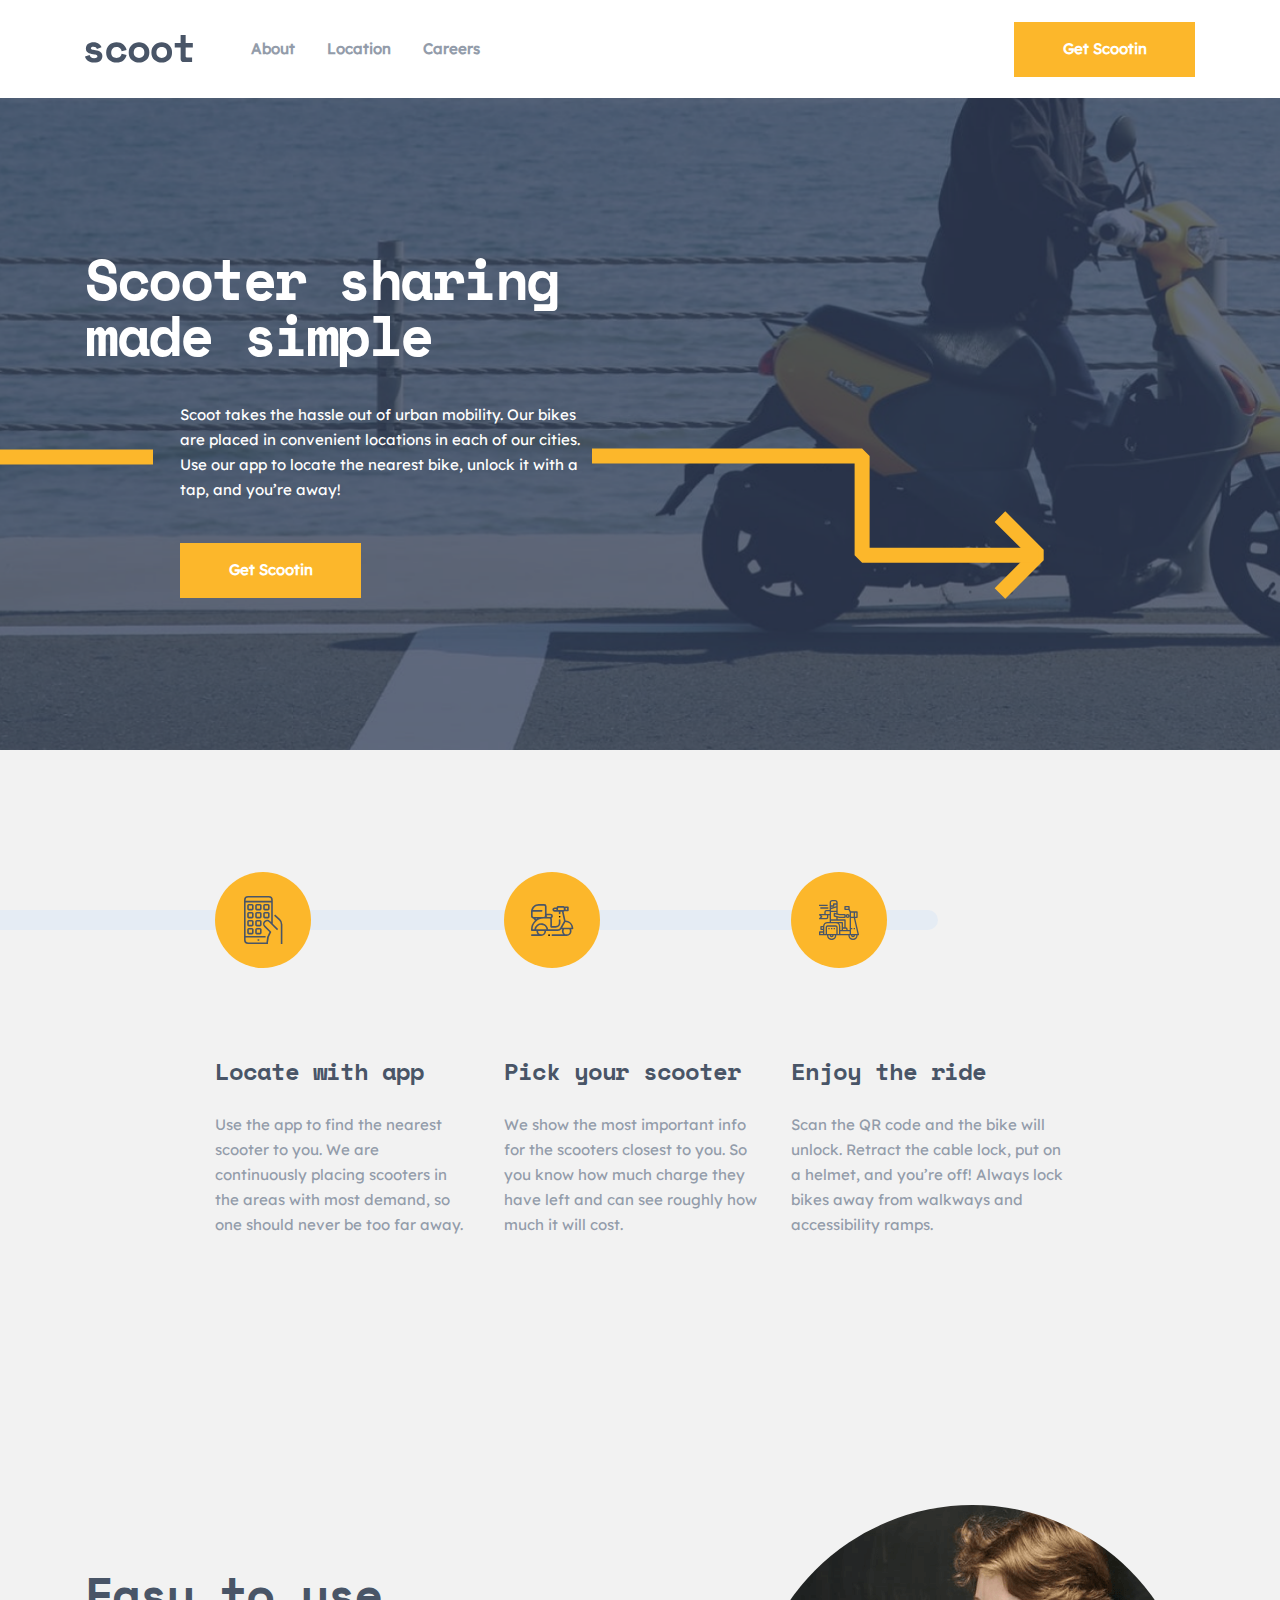
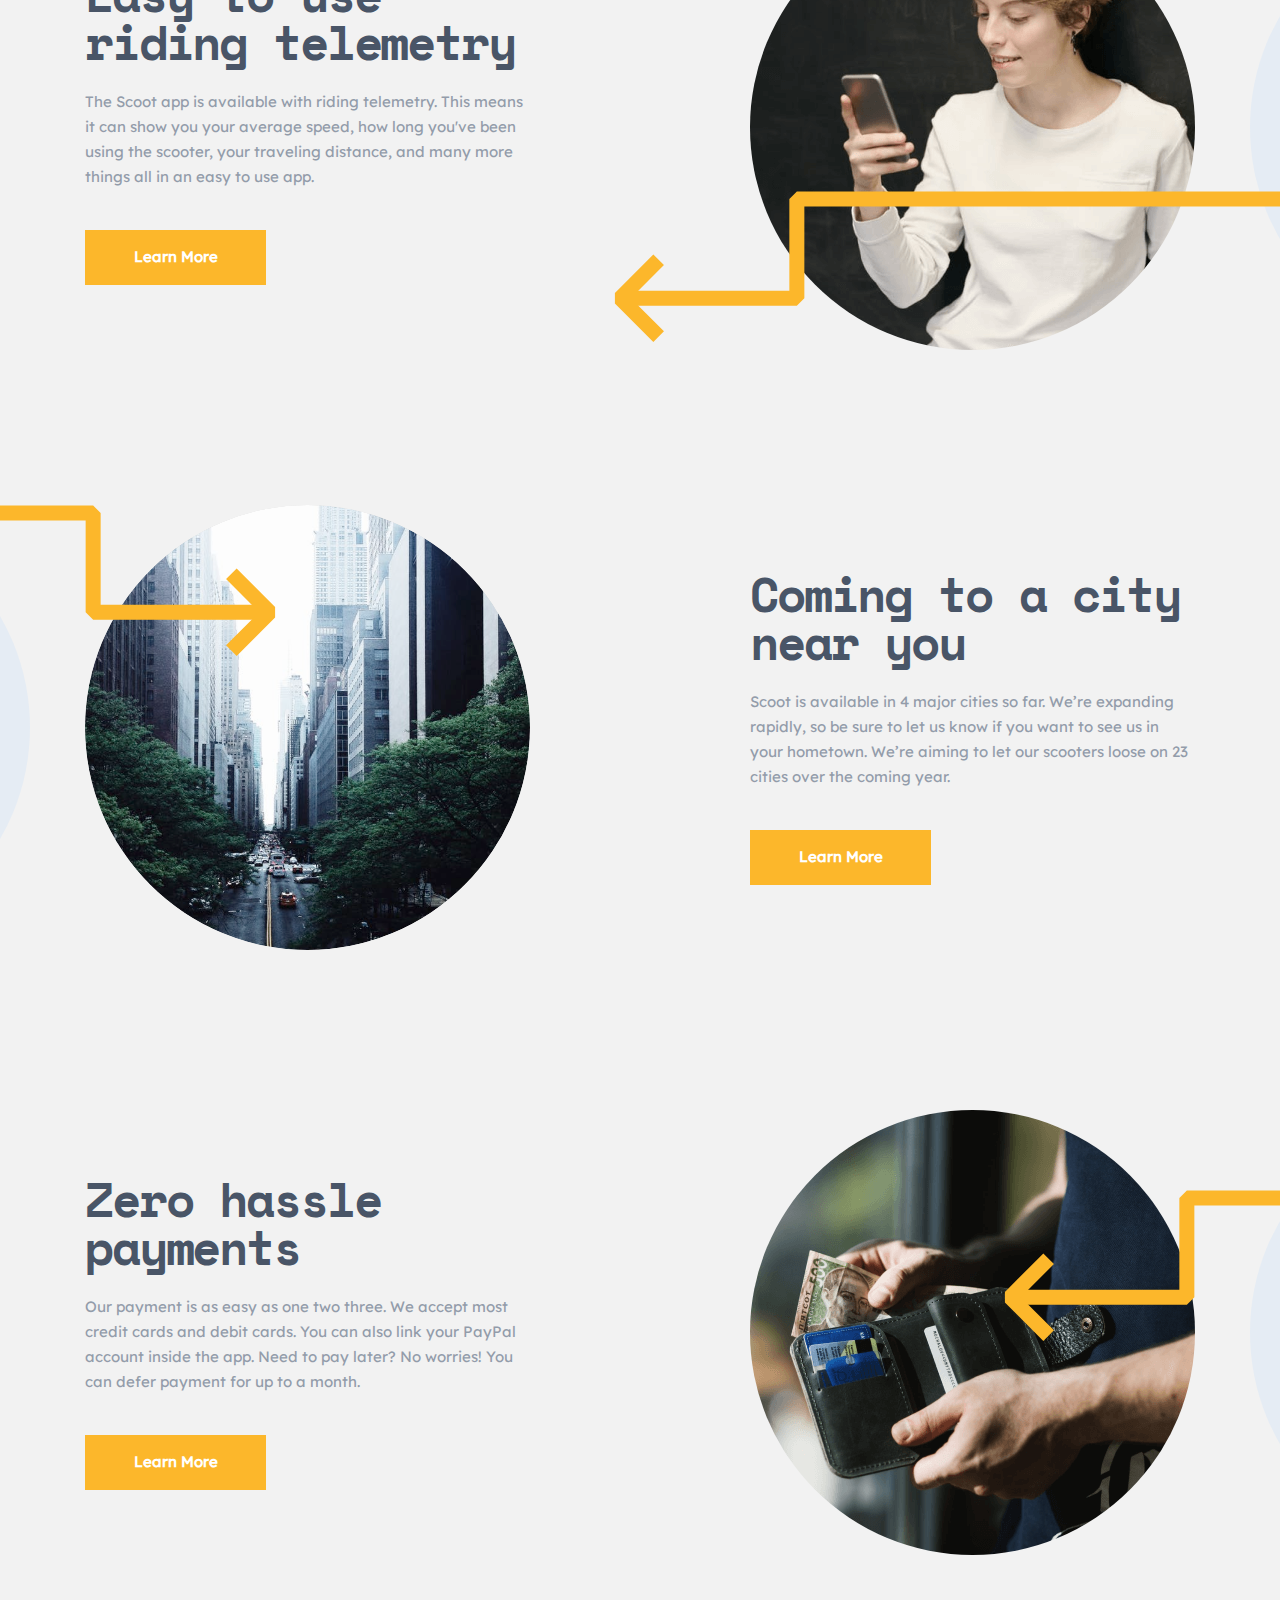
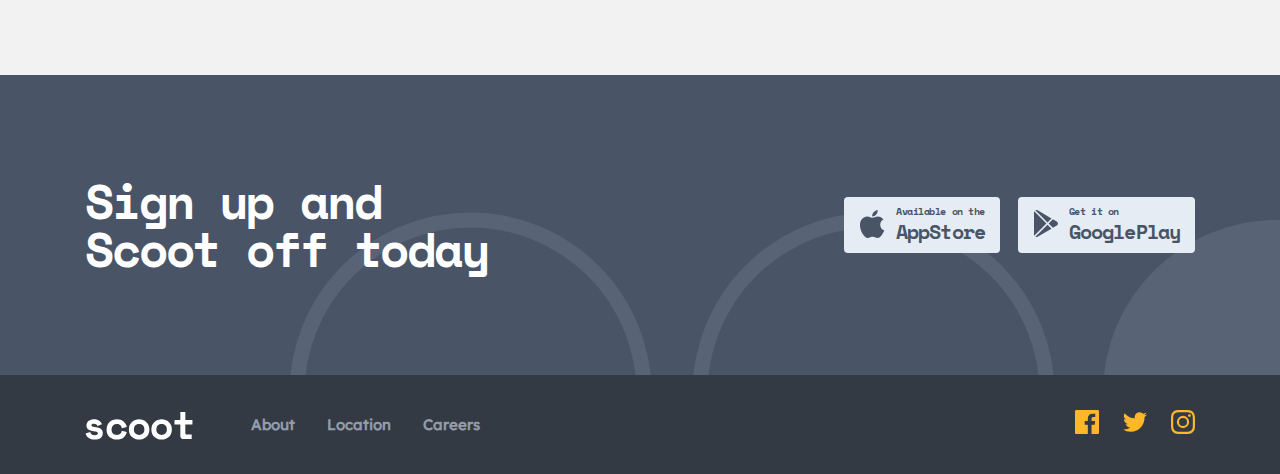
<file: index.html>
<!DOCTYPE html>
<html lang="en">
  <head>
    <meta charset="UTF-8" />
    <meta http-equiv="X-UA-Compatible" content="IE=edge" />
    <meta name="viewport" content="width=device-width, initial-scale=1.0" />
    <link rel="stylesheet" href="./css/main.css" />
    <title>scoot-multi-page</title>
  </head>
  <body>
    <div class="cover"></div>
    <header class="header">
      <div class="container">
        <div class="buttons toggle">
          <div class="line-1"></div>
          <div class="line-2"></div>
          <div class="line-3"></div>
        </div>
        <!-- LOGO -->
        <a class="site-logo" href="./index.html">
          <img
            class="site-logo__image"
            src="./images/svg/site-logo.svg"
            alt="EasyBank webiste logo"
            width="108"
            height="28"
          />
        </a>
        <div class="header__inner-wrapper">
          <nav class="sitenav">
            <ul class="sitenav__list">
              <li class="sitenav__item">
                <a class="sitenav__link" href="./pages/about.html">About</a>
              </li>
              <li class="sitenav__item">
                <a class="sitenav__link" href="./pages/location.html"
                  >Location</a
                >
              </li>
              <li class="sitenav__item">
                <a class="sitenav__link" href="./pages/careers.html">Careers</a>
              </li>
            </ul>
          </nav>
          <a class="header__btn site-btn" href="./index.html">Get Scootin</a>
        </div>
      </div>
    </header>
    <main class="main">
      <section class="hero">
        <div class="container">
          <div class="hero__wrapper">
            <div class="hero__title">
              <h1>Scooter sharing made simple</h1>
            </div>
            <div class="hero__info">
              <p class="hero__description">
                Scoot takes the hassle out of urban mobility. Our bikes are
                placed in convenient locations in each of our cities. Use our
                app to locate the nearest bike, unlock it with a tap, and you’re
                away!
              </p>
              <a class="site-btn" href="./index.html">Get Scootin</a>
            </div>
          </div>
        </div>
      </section>
      <section class="location">
        <div class="container">
          <div class="location-info">
            <div class="line"></div>
            <ul class="location__list">
              <li class="location__item tablet">
                <a href="./index.html"
                  ><img
                    src="./images/svg/mobile.svg"
                    alt="Location images"
                    class="location__img"
                /></a>
                <h4>Locate with app</h4>
                <p>
                  Use the app to find the nearest scooter to you. We are
                  continuously placing scooters in the areas with most demand,
                  so one should never be too far away.
                </p>
              </li>
              <li class="location__item">
                <a href="./index.html"
                  ><img
                    src="./images/svg/skuter.svg"
                    alt="Location images"
                    class="location__img"
                /></a>
                <h4>Pick your scooter</h4>
                <p>
                  We show the most important info for the scooters closest to
                  you. So you know how much charge they have left and can see
                  roughly how much it will cost.
                </p>
              </li>
              <li class="location__item">
                <a href="./index.html"
                  ><img
                    src="./images/svg/ride.svg"
                    alt="Location images"
                    class="location__img"
                /></a>
                <h4>Enjoy the ride</h4>
                <p>
                  Scan the QR code and the bike will unlock. Retract the cable
                  lock, put on a helmet, and you’re off! Always lock bikes away
                  from walkways and accessibility ramps.
                </p>
              </li>
            </ul>
          </div>
        </div>
      </section>
      <section class="riding">
        <div class="container">
          <div class="riding-info riding-wrapper">
            <div class="riding-title--wrapper">
              <h2 class="riding__title">Easy to use riding telemetry</h2>
              <p class="riding__description">
                The Scoot app is available with riding telemetry. This means it
                can show you your average speed, how long you've been using the
                scooter, your traveling distance, and many more things all in an
                easy to use app.
              </p>
              <a class="site-btn riding-btn" href="./index.html">Learn More</a>
            </div>
            <div class="riding-img--wrapper">
              <img src="./images/png/riding.png"
                 srcset="./images/png/riding.png 1x , ./images/png/riding@2x.png 2x" 
                 alt="riding images" />
            </div>
          </div>
          <!-- city -->
          <div class="city-info riding-wrapper">
            <div class="city-title--wrapper">
              <h2 class="city__title">Coming to a city near you</h2>
              <p class="city__description">
                Scoot is available in 4 major cities so far. We’re expanding
                rapidly, so be sure to let us know if you want to see us in your
                hometown. We’re aiming to let our scooters loose on 23 cities
                over the coming year.
              </p>
              <a class="site-btn" href="./index.html">Learn More</a>
            </div>
            <div class="city-img--wrapper">
              <img src="images/svg/city.svg" alt="city images" />
            </div>
          </div>
          <!--  -->
          <div class="zero-info riding-wrapper">
            <div class="zero-title--wrapper">
              <h2 class="zero__title">Zero hassle payments</h2>
              <p class="zero__description">
                Our payment is as easy as one two three. We accept most credit
                cards and debit cards. You can also link your PayPal account
                inside the app. Need to pay later? No worries! You can defer
                payment for up to a month.
              </p>
              <a class="site-btn" href="./index.html">Learn More</a>
            </div>
            <div class="zero-img--wrapper">
              <img src="./images/png/zero.png" 
              srcset="./images/png/zero.png 1x , ./images/png/zero@2x.png 2x" 
              alt="zero images" />
            </div>
          </div>
        </div>
      </section>
      <section class="signup">
        <div class="container">
          <div class="signup-info">
            <h2>Sign up and Scoot off today</h2>

            <ul class="signup__list">
              <li class="signup__item">
                <a
                  href="https://www.apple.com/app-store/"
                  target="_blank"
                  class="signup__link"
                >
                  <svg
                    xmlns="http://www.w3.org/2000/svg"
                    width="25"
                    height="28"
                    fill="none"
                  >
                    <path
                      fill="#495567"
                      fill-rule="evenodd"
                      d="M13.55 2.23A6.39 6.39 0 0 1 17.68 0a5.96 5.96 0 0 1-1.31 4.4 5.4 5.4 0 0 1-4.17 2.13c-.3-1.58.45-3.2 1.35-4.3Zm4.47 4.3a7.22 7.22 0 0 1 5.42 2.85c-4.76 2.59-4 9.35.83 11.16a20.1 20.1 0 0 1-1.84 3.4c-1.19 1.8-2.87 4.04-4.95 4.06-.86 0-1.42-.25-2.02-.53a5.93 5.93 0 0 0-2.81-.65c-1.34 0-2.12.34-2.83.66-.62.27-1.2.53-2.06.52-2.08-.02-3.67-2.04-4.86-3.84-3.33-5.04-3.68-10.94-1.63-14.09C2.74 7.84 5.04 6.54 7.2 6.54c1.16 0 2.09.33 2.97.64.81.28 1.58.56 2.45.56a6 6 0 0 0 2.19-.52c.86-.33 1.82-.69 3.2-.69Z"
                      clip-rule="evenodd"
                    />
                  </svg>
                  <div class="signup-wrapper">
                    <h6>Available on the</h6>
                    <h5>AppStore</h5>
                  </div>
                </a>
              </li>
              <li class="signup__item">
                <a
                  href="https://play.google.com/store/games?hl=en&gl=US"
                  target="_blank"
                  class="signup__link"
                >
                  <svg
                    xmlns="http://www.w3.org/2000/svg"
                    width="24"
                    height="28"
                    fill="none"
                  >
                    <path
                      fill="#495567"
                      fill-rule="evenodd"
                      d="M1.35.24a2.35 2.35 0 0 1 2.26.1l13.87 8.08-3.98 4L1.35.23ZM0 2.42c0-.37.08-.73.24-1.06l12.14 12.18L.24 25.74A2.38 2.38 0 0 1 0 24.7V2.42Zm13.5 12.24L1.38 26.86c.33.14.67.2 1.01.2.42 0 .84-.1 1.23-.32l13.87-8.1-3.97-3.98Zm9.25-3.17.01.01c.72.43 1.14 1.2 1.14 2.03 0 .84-.42 1.6-1.14 2.04l-3.86 2.25-4.28-4.28 4.27-4.3 3.86 2.25Z"
                      clip-rule="evenodd"
                    />
                  </svg>
                  <div class="signup-wrapper">
                    <h6>Get it on</h6>
                    <h5>GooglePlay</h5>
                  </div>
                </a>
              </li>
            </ul>
          </div>
        </div>
      </section>
    </main>
    <!-- /main -->
    <footer class="footer">
      <div class="container">
        <a class="site-logo" href="">
          <img
            class="site-logo__image"
            src="./images/svg/site-logo-light.svg"
            alt="EasyBank webiste logo"
            width="108"
            height="28"
          />
        </a>
        <div class="footer__inner-wrapper">
          <nav class="sitenav right">
            <ul class="sitenav__list">
              <li class="sitenav__item">
                <a class="sitenav__link" href="./pages/about.html">About</a>
              </li>
              <li class="sitenav__item">
                <a class="sitenav__link" href="./pages/location.html"
                  >Location</a
                >
              </li>
              <li class="sitenav__item">
                <a class="sitenav__link" href="./pages/careers.html">Careers</a>
              </li>
            </ul>
          </nav>
          <ul class="social-list">
            <li class="social-item">
              <a
                class="social-link"
                target="_blank"
                href="https://www.googleadservices.com/pagead/aclk?sa=L&ai=DChcSEwjZmcfHx7z8AhXNrZYKHXExAG4YABAAGgJ0bA&ohost=www.google.com&cid=CAESbeD2JPsE4fvN7rLzcQ_4pAvPMCufZLXh2xJRla1v4Xx1OfuIZjdfF6G9vWhdrsGbIf4Xk9K_09TRURcjQKSgA2b2mHYEz7cNQF-ut_xfR1BFDMgcST_8lwZA-SyPOFYmH4Mrd-UGXA3ccR1utFY&sig=AOD64_271DJAKBt4MFg_j8n3x9DzmdWUdQ&q&adurl&ved=2ahUKEwj-xMHHx7z8AhWG3GEKHVb8CT8Q0Qx6BAgKEAE"
              >
                <svg
                  xmlns="http://www.w3.org/2000/svg"
                  width="24"
                  height="24"
                  fill="none"
                >
                  <path
                    fill="#FCB72B"
                    d="M22.675 0H1.325C.593 0 0 .593 0 1.325v21.351C0 23.407.593 24 1.325 24H12.82v-9.294H9.692v-3.622h3.128V8.413c0-3.1 1.893-4.788 4.659-4.788 1.325 0 2.463.099 2.795.143v3.24l-1.918.001c-1.504 0-1.795.715-1.795 1.763v2.313h3.587l-.467 3.622h-3.12V24h6.116c.73 0 1.323-.593 1.323-1.325V1.325C24 .593 23.407 0 22.675 0Z"
                  />
                </svg>
              </a>
            </li>
            <li class="social-item">
              <a
                class="social-link"
                target="_blank"
                href="https://twitter.com/login"
              >
                <svg
                  xmlns="http://www.w3.org/2000/svg"
                  width="24"
                  height="20"
                  fill="none"
                >
                  <path
                    fill="#FCB72B"
                    d="M24 2.557a9.83 9.83 0 0 1-2.828.775A4.932 4.932 0 0 0 23.337.608a9.864 9.864 0 0 1-3.127 1.195A4.916 4.916 0 0 0 16.616.248c-3.179 0-5.515 2.966-4.797 6.045A13.978 13.978 0 0 1 1.671 1.149a4.93 4.93 0 0 0 1.523 6.574 4.903 4.903 0 0 1-2.229-.616c-.054 2.281 1.581 4.415 3.949 4.89a4.935 4.935 0 0 1-2.224.084 4.928 4.928 0 0 0 4.6 3.419A9.9 9.9 0 0 1 0 17.54a13.94 13.94 0 0 0 7.548 2.212c9.142 0 14.307-7.721 13.995-14.646A10.025 10.025 0 0 0 24 2.557Z"
                  />
                </svg>
              </a>
            </li>
            <li class="social-item">
              <a
                class="social-link"
                target="_blank"
                href="https://www.instagram.com/"
              >
                <svg
                  xmlns="http://www.w3.org/2000/svg"
                  width="24"
                  height="24"
                  fill="none"
                >
                  <path
                    fill="#FCB72B"
                    fill-rule="evenodd"
                    d="M12 0C8.741 0 8.333.014 7.053.072 2.695.272.273 2.69.073 7.052.014 8.333 0 8.741 0 12c0 3.259.014 3.668.072 4.948.2 4.358 2.618 6.78 6.98 6.98C8.333 23.986 8.741 24 12 24c3.259 0 3.668-.014 4.948-.072 4.354-.2 6.782-2.618 6.979-6.98.059-1.28.073-1.689.073-4.948 0-3.259-.014-3.667-.072-4.947-.196-4.354-2.617-6.78-6.979-6.98C15.668.014 15.259 0 12 0Zm0 2.163c3.204 0 3.584.012 4.85.07 3.252.148 4.771 1.691 4.919 4.919.058 1.265.069 1.645.069 4.849 0 3.205-.012 3.584-.069 4.849-.149 3.225-1.664 4.771-4.919 4.919-1.266.058-1.644.07-4.85.07-3.204 0-3.584-.012-4.849-.07-3.26-.149-4.771-1.699-4.919-4.92-.058-1.265-.07-1.644-.07-4.849 0-3.204.013-3.583.07-4.849.149-3.227 1.664-4.771 4.919-4.919 1.266-.057 1.645-.069 4.849-.069ZM5.838 12a6.162 6.162 0 1 1 12.324 0 6.162 6.162 0 0 1-12.324 0ZM12 16a4 4 0 1 1 0-8 4 4 0 0 1 0 8Zm4.965-10.405a1.44 1.44 0 1 1 2.881.001 1.44 1.44 0 0 1-2.881-.001Z"
                    clip-rule="evenodd"
                  />
                </svg>
              </a>
            </li>
          </ul>
        </div>
      </div>
    </footer>
    <script src="./js/app.js"></script>
  </body>
</html>
</file>
<file: css/main.css>
/*! normalize.css v8.0.1 | MIT License | github.com/necolas/normalize.css */
/* Document
   ========================================================================== */
/**
 * 1. Correct the line height in all browsers.
 * 2. Prevent adjustments of font size after orientation changes in iOS.
 */
html {
  line-height: 1.15; /* 1 */
  -webkit-text-size-adjust: 100%; /* 2 */
}

/* Sections
     ========================================================================== */
/**
   * Remove the margin in all browsers.
   */
body {
  margin: 0;
}

/**
   * Render the `main` element consistently in IE.
   */
main {
  display: block;
}

/**
   * Correct the font size and margin on `h1` elements within `section` and
   * `article` contexts in Chrome, Firefox, and Safari.
   */
h1 {
  font-size: 2em;
  margin: 0.67em 0;
}

/* Grouping content
     ========================================================================== */
/**
   * 1. Add the correct box sizing in Firefox.
   * 2. Show the overflow in Edge and IE.
   */
hr {
  box-sizing: content-box; /* 1 */
  height: 0; /* 1 */
  overflow: visible; /* 2 */
}

/**
   * 1. Correct the inheritance and scaling of font size in all browsers.
   * 2. Correct the odd `em` font sizing in all browsers.
   */
pre {
  font-family: monospace, monospace; /* 1 */
  font-size: 1em; /* 2 */
}

/* Text-level semantics
     ========================================================================== */
/**
   * Remove the gray background on active links in IE 10.
   */
a {
  background-color: transparent;
}

/**
   * 1. Remove the bottom border in Chrome 57-
   * 2. Add the correct text decoration in Chrome, Edge, IE, Opera, and Safari.
   */
abbr[title] {
  border-bottom: none; /* 1 */
  text-decoration: underline; /* 2 */
  -webkit-text-decoration: underline dotted;
          text-decoration: underline dotted; /* 2 */
}

/**
   * Add the correct font weight in Chrome, Edge, and Safari.
   */
b,
strong {
  font-weight: bolder;
}

/**
   * 1. Correct the inheritance and scaling of font size in all browsers.
   * 2. Correct the odd `em` font sizing in all browsers.
   */
code,
kbd,
samp {
  font-family: monospace, monospace; /* 1 */
  font-size: 1em; /* 2 */
}

/**
   * Add the correct font size in all browsers.
   */
small {
  font-size: 80%;
}

/**
   * Prevent `sub` and `sup` elements from affecting the line height in
   * all browsers.
   */
sub,
sup {
  font-size: 75%;
  line-height: 0;
  position: relative;
  vertical-align: baseline;
}

sub {
  bottom: -0.25em;
}

sup {
  top: -0.5em;
}

/* Embedded content
     ========================================================================== */
/**
   * Remove the border on images inside links in IE 10.
   */
img {
  border-style: none;
}

/* Forms
     ========================================================================== */
/**
   * 1. Change the font styles in all browsers.
   * 2. Remove the margin in Firefox and Safari.
   */
button,
input,
optgroup,
select,
textarea {
  font-family: inherit; /* 1 */
  font-size: 100%; /* 1 */
  line-height: 1.15; /* 1 */
  margin: 0; /* 2 */
}

/**
   * Show the overflow in IE.
   * 1. Show the overflow in Edge.
   */
button,
input {
  /* 1 */
  overflow: visible;
}

/**
   * Remove the inheritance of text transform in Edge, Firefox, and IE.
   * 1. Remove the inheritance of text transform in Firefox.
   */
button,
select {
  /* 1 */
  text-transform: none;
}

/**
   * Correct the inability to style clickable types in iOS and Safari.
   */
button,
[type=button],
[type=reset],
[type=submit] {
  -webkit-appearance: button;
}

/**
   * Remove the inner border and padding in Firefox.
   */
button::-moz-focus-inner,
[type=button]::-moz-focus-inner,
[type=reset]::-moz-focus-inner,
[type=submit]::-moz-focus-inner {
  border-style: none;
  padding: 0;
}

/**
   * Restore the focus styles unset by the previous rule.
   */
button:-moz-focusring,
[type=button]:-moz-focusring,
[type=reset]:-moz-focusring,
[type=submit]:-moz-focusring {
  outline: 1px dotted ButtonText;
}

/**
   * Correct the padding in Firefox.
   */
fieldset {
  padding: 0.35em 0.75em 0.625em;
}

/**
   * 1. Correct the text wrapping in Edge and IE.
   * 2. Correct the color inheritance from `fieldset` elements in IE.
   * 3. Remove the padding so developers are not caught out when they zero out
   *    `fieldset` elements in all browsers.
   */
legend {
  box-sizing: border-box; /* 1 */
  color: inherit; /* 2 */
  display: table; /* 1 */
  max-width: 100%; /* 1 */
  padding: 0; /* 3 */
  white-space: normal; /* 1 */
}

/**
   * Add the correct vertical alignment in Chrome, Firefox, and Opera.
   */
progress {
  vertical-align: baseline;
}

/**
   * Remove the default vertical scrollbar in IE 10+.
   */
textarea {
  overflow: auto;
}

/**
   * 1. Add the correct box sizing in IE 10.
   * 2. Remove the padding in IE 10.
   */
[type=checkbox],
[type=radio] {
  box-sizing: border-box; /* 1 */
  padding: 0; /* 2 */
}

/**
   * Correct the cursor style of increment and decrement buttons in Chrome.
   */
[type=number]::-webkit-inner-spin-button,
[type=number]::-webkit-outer-spin-button {
  height: auto;
}

/**
   * 1. Correct the odd appearance in Chrome and Safari.
   * 2. Correct the outline style in Safari.
   */
[type=search] {
  -webkit-appearance: textfield; /* 1 */
  outline-offset: -2px; /* 2 */
}

/**
   * Remove the inner padding in Chrome and Safari on macOS.
   */
[type=search]::-webkit-search-decoration {
  -webkit-appearance: none;
}

/**
   * 1. Correct the inability to style clickable types in iOS and Safari.
   * 2. Change font properties to `inherit` in Safari.
   */
::-webkit-file-upload-button {
  -webkit-appearance: button; /* 1 */
  font: inherit; /* 2 */
}

/* Interactive
     ========================================================================== */
/*
   * Add the correct display in Edge, IE 10+, and Firefox.
   */
details {
  display: block;
}

/*
   * Add the correct display in all browsers.
   */
summary {
  display: list-item;
}

/* Misc
     ========================================================================== */
/**
   * Add the correct display in IE 10+.
   */
template {
  display: none;
}

/**
   * Add the correct display in IE 10.
   */
[hidden] {
  display: none;
}

/* space-mono-regular - latin */
@font-face {
  font-family: "Space Mono";
  font-style: normal;
  font-weight: 400;
  src: local(""), url("../fonts/space-mono-v12-latin-regular.woff2") format("woff2"), url("../fonts/space-mono-v12-latin-regular.woff") format("woff"); /* Chrome 6+, Firefox 3.6+, IE 9+, Safari 5.1+ */
}
/* space-mono-700 - latin */
@font-face {
  font-family: "Space Mono";
  font-style: normal;
  font-weight: 700;
  src: local(""), url("../fonts/space-mono-v12-latin-700.woff2") format("woff2"), url("../fonts/space-mono-v12-latin-700.woff") format("woff"); /* Chrome 6+, Firefox 3.6+, IE 9+, Safari 5.1+ */
}
/* lexend-deca-regular - latin */
@font-face {
  font-family: "Lexend Deca";
  font-style: normal;
  font-weight: 400;
  src: local(""), url("../fonts/lexend-deca-v17-latin-regular.woff2") format("woff2"), url("../fonts/lexend-deca-v17-latin-regular.woff") format("woff"); /* Chrome 6+, Firefox 3.6+, IE 9+, Safari 5.1+ */
}
*,
*::before,
*::after {
  box-sizing: border-box;
  margin: 0;
  padding: 0;
}

html {
  height: 100%;
  font-size: 62.5%;
  scroll-behavior: smooth;
  overflow-x: hidden;
}

h1,
h2,
h3,
h4,
h5,
h6 {
  margin: 0;
}

ul,
li {
  list-style: none;
}

a {
  text-decoration: none;
  font-size: 1.5rem;
  line-height: 1.6666;
  letter-spacing: normal;
  color: #939caa;
  font-weight: 700;
}

img {
  display: flex;
}

body {
  display: flex;
  flex-direction: column;
  height: 100%;
  background-color: #f2f2f2;
}

.container {
  width: 100%;
  max-width: 1210px;
  margin-left: auto;
  margin-right: auto;
  padding-left: 50px;
  padding-right: 50px;
}
@media screen and (max-width: 1024px) {
  .container {
    padding-left: 39px;
    padding-right: 36px;
  }
}
@media screen and (max-width: 570px) {
  .container {
    padding: 0 3.2rem;
  }
}

body {
  font-family: "Lexend Deca", sans-serif;
  font-size: 1.5rem;
  line-height: 1.6666;
  letter-spacing: normal;
  color: #939caa;
  font-weight: 400;
}

h1 {
  font-size: 5.6rem;
  line-height: 1;
  letter-spacing: -2.5px;
  color: #ffffff;
  font-weight: 700;
  font-family: "Space Mono", sans-serif;
}
@media screen and (max-width: 570px) {
  h1 {
    font-size: 4rem;
    line-height: 1;
    letter-spacing: -1.78px;
  }
}

h2 {
  font-size: 4.8rem;
  line-height: 1;
  letter-spacing: -2.14px;
  color: #495567;
  font-weight: 700;
  font-family: "Space Mono", sans-serif;
}
@media screen and (max-width: 570px) {
  h2 {
    font-size: 3.2rem;
    line-height: 1;
    letter-spacing: -1.43px;
  }
}

h3 {
  font-size: 4rem;
  line-height: 1.2;
  letter-spacing: -1.79px;
  color: #495567;
  font-weight: 700;
  font-family: "Space Mono", sans-serif;
}

h4 {
  font-size: 2.4rem;
  line-height: 1.2;
  letter-spacing: -1.07px;
  color: #495567;
  font-weight: 700;
  font-family: "Space Mono", sans-serif;
}

h5 {
  font-size: 2rem;
  line-height: 1.2;
  letter-spacing: -0.89px;
  color: #495567;
  font-weight: 700;
  font-family: "Space Mono", sans-serif;
}

h6 {
  font-size: 1rem;
  line-height: 1.481;
  letter-spacing: -0.45px;
  color: #495567;
  font-weight: 700;
  font-family: "Space Mono", sans-serif;
}

.sitenav {
  margin-right: auto;
}
.sitenav__list {
  display: flex;
  align-items: center;
  margin-bottom: 0;
}
.sitenav__item:not(:last-child) {
  margin-right: 3.2rem;
}
.sitenav__item {
  position: relative;
}
.sitenav__link {
  display: block;
}
.sitenav__link:active {
  color: #fcb72b;
}
@media screen and (max-width: 768px) {
  .sitenav {
    margin: 0;
  }
  .sitenav__list {
    flex-direction: column;
    align-items: flex-start;
    row-gap: 2.4rem;
  }
  .sitenav__item:not(:last-child) {
    margin-right: 3.2rem;
  }
  .sitenav__link {
    color: #e5ecf4;
  }
}

.header {
  position: -webkit-sticky;
  position: sticky;
  z-index: 5;
  top: 0;
  padding: 2.2rem 0 2.1rem;
  width: 100%;
  background-color: #ffffff;
}
.header .container {
  display: flex;
  align-items: center;
  justify-content: space-between;
}
.header .site-logo {
  margin-right: 5.8rem;
}
.header__inner-wrapper {
  width: 100%;
  display: flex;
  align-items: center;
  justify-content: space-between;
}
@media screen and (max-width: 768px) {
  .header .site-logo {
    margin: 0 auto;
  }
  .header__inner-wrapper {
    background-color: #333a44;
    position: fixed;
    top: 7.2rem;
    left: 0;
    bottom: 0;
    width: 68%;
    flex-direction: column;
    justify-content: space-between;
    align-items: flex-start;
    padding: 6.4rem 3.2rem 2.4rem;
    transform: translateX(-100%);
    transition: 0.5s ease;
  }
  .header .header__inner-wrappe.show-nav {
    transform: translateX(0%);
  }
}

.footer {
  padding: 3.5rem 0 3.2rem;
  background-color: #333A44;
}
.footer .container {
  display: flex;
  align-items: center;
}
.footer .site-logo {
  margin-right: 5.8rem;
}
.footer .social-link:active path {
  fill: #e5ecf4;
}
.footer .footer__inner-wrapper {
  width: 100%;
  display: flex;
  align-items: center;
  justify-content: space-between;
}
.footer .social-list {
  display: flex;
  align-items: center;
  gap: 2.4rem;
}
@media screen and (max-width: 768px) {
  .footer {
    padding: 3.5rem 0 3.2rem;
    background-color: #333A44;
  }
  .footer .container {
    flex-direction: column;
    text-align: center;
  }
  .footer .site-logo {
    margin: 0;
    margin-bottom: 4.1rem;
  }
  .footer .sitenav {
    margin-bottom: 8.5rem;
  }
  .footer .sitenav ul {
    align-items: center;
  }
  .footer .sitenav li {
    margin: 0;
  }
  .footer .social-link:active path {
    fill: #e5ecf4;
  }
  .footer .footer__inner-wrapper {
    width: 100%;
    display: flex;
    align-items: center;
    flex-direction: column;
  }
  .footer .social-list {
    display: flex;
    align-items: center;
    gap: 2.4rem;
  }
}

.site-btn {
  display: inline-block;
  background: #fcb72b;
  font-size: 1.5rem;
  line-height: 1.6666;
  letter-spacing: normal;
  color: #ffffff;
  font-weight: 700;
  padding-top: 1.4rem;
  padding-bottom: 1.4rem;
  padding-left: 4.821rem;
  padding-right: 4.712rem;
  border: 1px solid #fcb72b;
  transition: 0.3s;
}
.site-btn:active {
  background: transparent;
  color: #fcb72b;
}

.cover {
  width: 100%;
  height: 100%;
  position: fixed;
  top: 0;
  left: 0;
  bottom: 0;
  background: #000;
  opacity: 0;
  visibility: hidden;
  z-index: 1;
  transition: 0.5s ease;
}

.show-cover {
  opacity: 0.75;
  visibility: visible;
}

.main {
  flex-grow: 1;
  overflow-x: visible;
}

.buttons {
  background-color: transparent;
  cursor: pointer;
  border: none;
  display: none;
  padding: 1px;
}
.buttons div {
  width: 20px;
  height: 4px;
  background-color: #fcb72b;
  transition: 0.5s ease;
}
.buttons div:not(:last-child) {
  margin-bottom: 3px;
}
@media screen and (max-width: 768px) {
  .buttons {
    display: block;
  }
}

.hero {
  position: relative;
  padding: 15.3rem 0 15.2rem;
  background-image: url("../images/png/moto.png");
  background-repeat: no-repeat;
  background-size: cover;
  background-position: center center;
}
.hero::before {
  content: url("../images/svg/hero-right.svg");
  position: absolute;
  width: 447px;
  height: 140px;
  top: 35rem;
  right: 24.1rem;
}
.hero::after {
  content: url("../images/svg/hero-left.svg");
  position: absolute;
  top: 35rem;
  left: -5rem;
}
.hero .hero__wrapper {
  max-width: 50rem;
}
.hero .hero__title {
  margin-bottom: 4rem;
}
.hero .hero__info {
  padding: 0 0 0 9.5rem;
}
.hero .hero__description {
  margin-bottom: 4rem;
  color: #ffffff;
}
@media screen and (max-width: 1024px) {
  .hero {
    background-position: center right -19rem;
    padding: 13.7rem 0 21.7rem;
  }
  .hero::before {
    content: url("../images/svg/hero-left.svg");
    position: absolute;
    left: -100rem;
    top: -100rem;
    width: 202px;
    height: 15px;
    border: none;
  }
  .hero::after {
    content: url("../images/svg/hero-right.svg");
    left: -13rem;
    top: 45.5rem;
  }
  .hero .container {
    display: flex;
    justify-content: center;
  }
  .hero .hero__wrapper {
    text-align: center;
    max-width: 57.3rem;
  }
  .hero .hero__title {
    display: flex;
    align-items: center;
    justify-content: center;
    margin-bottom: 24px;
    text-align: center;
  }
  .hero .hero__info {
    display: inline-block;
    flex-direction: column;
    padding: 0;
    margin: 0;
    width: auto;
    text-align: center;
  }
  .hero .hero__description {
    margin-bottom: 4rem;
  }
  .hero .hero-img__wrapper {
    display: inline-block;
    margin-top: 30px;
  }
}
@media screen and (max-width: 570px) {
  .hero {
    padding: 11.5rem 0 17.9rem;
  }
  .hero::after {
    left: -30rem;
    top: 37rem;
  }
  .hero .container {
    padding: 0 3.2rem;
  }
  .hero .hero__wrapper {
    text-align: center;
    max-width: 57.3rem;
  }
  .hero .hero__title h1 {
    font-size: 4rem;
    line-height: 1;
    letter-spacing: -1.78px;
    color: #ffffff;
  }
}
@media screen and (max-width: 435px) {
  .hero::after {
    top: 42rem;
  }
}
@media screen and (max-width: 375px) {
  .hero::after {
    left: -32rem;
    top: 48rem;
  }
}

.location {
  padding: 16rem 16.5rem 14.7rem 16.5rem;
  position: relative;
}
.location .line {
  background-color: #e5ecf4;
  width: 973px;
  height: 20px;
  border-radius: 28px;
  position: relative;
  margin-left: -250px;
}
.location .location__list {
  display: flex;
  justify-content: center;
  gap: 3rem;
}
.location .location__item a {
  position: absolute;
  content: "";
  background-color: #fcb72b;
  border-radius: 50%;
  width: 96px;
  height: 96px;
  display: flex;
  align-items: center;
  justify-content: center;
  margin-top: -58px;
}
.location .location__item h4 {
  margin-top: 40px;
  margin-bottom: 27px;
  padding-top: 87px;
}
@media screen and (max-width: 1024px) {
  .location .line {
    background-color: #e5ecf4;
    width: 720px;
    height: 20px;
    border-radius: 20px;
    position: relative;
    padding-top: 0;
    margin-left: -42.5rem;
    margin-top: 19rem;
    transform: rotate(90deg);
  }
  .location .location__list {
    margin-top: -150px;
    display: flex;
    flex-wrap: wrap;
    align-items: center;
    gap: 3rem;
  }
  .location .location__item a {
    margin-left: -110px;
    margin-top: 0;
  }
  .location .location__item h4 {
    margin-top: 0;
    margin-bottom: 27px;
    padding-top: 0;
    margin-left: 70px;
  }
  .location .location__item p {
    margin-left: 70px;
  }
  .location .location__item a {
    position: absolute;
    content: "";
    background-color: #fcb72b;
    border-radius: 50%;
    width: 96px;
    height: 96px;
    display: flex;
    align-items: center;
    justify-content: center;
  }
}
@media screen and (max-width: 570px) {
  .location {
    padding: 12rem 0 12rem;
  }
  .location .container {
    padding: 0 3.2rem;
  }
  .location .line {
    display: none;
  }
  .location .location__list {
    margin: 0;
    flex-direction: column;
    gap: 4rem;
  }
  .location .location__item a {
    margin: 0;
  }
  .location .location__item {
    gap: 2.4rem;
    display: flex;
    flex-direction: column;
    align-items: center;
    text-align: center;
  }
  .location .location__item h4 {
    margin: 0;
    margin-bottom: 27px;
  }
  .location .location__item p {
    margin-left: 0;
  }
  .location .location__item a {
    position: inherit;
  }
}

.riding {
  padding-bottom: 32.9rem;
}
.riding .riding-info {
  position: relative;
  margin-bottom: 15.5rem;
}
.riding .riding-info::after {
  content: url("../images/svg/big-arrow.svg");
  position: absolute;
  right: -16rem;
  bottom: 0;
}
.riding .riding-info::before {
  content: "";
  position: absolute;
  right: -50rem;
  top: 0;
  width: 44.5rem;
  height: 44.5rem;
  border: none;
  border-radius: 100%;
  background-color: #e5ecf4;
}
.riding .riding-wrapper {
  display: flex;
  justify-content: space-between;
  align-items: center;
}
.riding .riding-title--wrapper {
  max-width: 44.5rem;
}
.riding .riding__title {
  margin-bottom: 2.4rem;
}
.riding .riding-img--wrapper img {
  width: 445px;
  height: 445px;
  border-radius: 50%;
}
.riding .riding__description {
  margin-bottom: 4rem;
}
@media screen and (max-width: 1024px) {
  .riding {
    padding-bottom: 10.4rem;
  }
  .riding img {
    margin-bottom: 5.6rem;
  }
  .riding .riding-info::after {
    right: -4rem;
    top: 29rem;
  }
  .riding .riding-info::before {
    right: -40rem;
    top: 0;
  }
  .riding .riding-wrapper {
    flex-direction: column-reverse;
    align-items: center;
    text-align: center;
  }
  .riding .riding-info {
    margin-bottom: 12.8rem;
  }
  .riding .riding-title--wrapper {
    max-width: 57.3rem;
  }
  .riding .city-info {
    margin-bottom: 12.8rem;
    padding-bottom: 0;
  }
  .riding .city-info::before {
    left: -40rem;
    top: 0;
  }
  .riding .city-info::after {
    left: -43rem;
    top: 0;
  }
  .riding .city-title--wrapper {
    max-width: 57.3rem;
  }
  .riding .zero-info {
    margin-bottom: 12.8rem;
  }
  .riding .zero-info::after {
    right: -42rem;
    top: 8rem;
  }
  .riding .zero-info::before {
    right: -40rem;
    top: 0;
  }
  .riding .zero-title--wrapper {
    max-width: 57.3rem;
  }
}
@media screen and (max-width: 570px) {
  .riding {
    padding-bottom: 10.4rem;
  }
  .riding .container {
    padding: 0 3.2rem;
  }
  .riding .riding-info::after {
    right: -42rem;
    top: 15rem;
  }
  .riding .riding-info::before {
    display: none;
  }
  .riding .riding-wrapper {
    flex-direction: column-reverse;
    align-items: center;
    text-align: center;
  }
  .riding .riding-info {
    margin-bottom: 12.8rem;
  }
  .riding .riding-title--wrapper {
    max-width: 31.1rem;
  }
  .riding .riding-wrapper img {
    width: 31.1rem;
    height: 31.1rem;
  }
  .riding .riding-wrapper h2 {
    font-size: 3.2rem;
    line-height: 1;
    letter-spacing: -1.43px;
  }
  .riding .city-info {
    max-width: 31.1rem;
    margin: auto;
  }
  .riding .city-info::before {
    display: none;
  }
  .riding .city-info::after {
    left: -57rem;
    top: 0;
  }
  .riding .city-title--wrapper {
    max-width: 57.3rem;
  }
  .riding .zero-info {
    max-width: 31.1rem;
    margin: auto;
    margin-top: 12rem;
  }
  .riding .zero-info::after {
    right: -57rem;
    top: 0;
  }
  .riding .zero-info::before {
    display: none;
  }
}

.city-info {
  position: relative;
  margin-bottom: 16rem;
  flex-direction: row-reverse;
}
.city-info::before {
  content: "";
  position: absolute;
  left: -50rem;
  top: 0;
  width: 44.5rem;
  height: 44.5rem;
  border: none;
  border-radius: 100%;
  background-color: #e5ecf4;
}
.city-info::after {
  content: url("../images/svg/big-arrow.svg");
  position: absolute;
  transform: rotate(180deg) rotateX(180deg);
  left: -55rem;
  top: 0;
}
.city-info .city-title--wrapper {
  max-width: 44.5rem;
}
.city-info .city__title {
  margin-bottom: 2.4rem;
}
.city-info .city__description {
  margin-bottom: 4rem;
}

.zero-info {
  position: relative;
}
.zero-info::after {
  content: url("../images/svg/zero_right.svg");
  position: absolute;
  right: -55rem;
  top: 8rem;
}
.zero-info::before {
  content: "";
  position: absolute;
  right: -50rem;
  top: 0;
  width: 44.5rem;
  height: 44.5rem;
  border: none;
  border-radius: 100%;
  background-color: #e5ecf4;
}

.zero-title--wrapper {
  max-width: 44.5rem;
}

.zero__title {
  margin-bottom: 2.4rem;
}

.zero__description {
  margin-bottom: 4rem;
}

.zero-img--wrapper img {
  width: 445px;
  height: 445px;
  border-radius: 50%;
}

.signup {
  background-color: #495567;
  padding-top: 10.2rem;
  padding-bottom: 10.2rem;
  background-image: url("../images/svg/signup-bg.svg");
  background-repeat: no-repeat;
  background-position: right -170px bottom 0;
}
.signup .signup-info {
  display: flex;
  justify-content: space-between;
  align-items: center;
}
.signup .signup-info h2 {
  color: #ffffff;
  max-width: 45rem;
}
.signup .signup__list {
  display: flex;
  align-items: center;
  gap: 1.8rem;
  margin-bottom: 0;
  padding-left: 0;
}
.signup .signup__item {
  display: flex;
  justify-content: center;
  align-items: center;
  justify-content: space-between;
}
.signup .signup__link {
  justify-content: center;
  align-items: center;
  display: flex;
  background-color: #e5ecf4;
  padding: 8px 15px 9px 16px;
  border-radius: 4px;
}
.signup .signup__link .signup-wrapper {
  margin-left: 11px;
}
@media screen and (max-width: 1024px) {
  .signup {
    padding: 6.2rem 0;
  }
  .signup .container {
    flex-direction: column;
    text-align: center;
    gap: 4rem;
  }
  .signup .signup-info {
    flex-direction: column;
    text-align: center;
    gap: 4rem;
  }
  .signup .signup-info h2 {
    width: 41.5rem;
    margin-right: 0;
  }
  .signup .signup__list {
    display: flex;
    gap: 1.8rem;
  }
  .signup .signup__item {
    display: flex;
    justify-content: center;
    align-items: center;
    justify-content: space-between;
  }
  .signup .signup__link {
    justify-content: center;
    align-items: center;
    display: flex;
    background-color: #e5ecf4;
    padding: 8px 15px 9px 16px;
  }
  .signup .signup__link .signup-wrapper {
    text-align: start;
  }
}
@media screen and (max-width: 570px) {
  .signup {
    background-position: right -85px bottom 0;
  }
  .signup .signup-info h2 {
    width: 31.1rem;
  }
  .signup .signup__list {
    gap: 1.2rem;
  }
  .signup .signup__link {
    padding: 0.5rem 1.1rem 0.6rem;
    gap: 0.8rem;
  }
}
@media screen and (max-width: 570px) {
  .signup {
    background-position: right -170px bottom 0;
  }
}

.about-bg {
  background-image: url("..//.//../images//jpg/about-bg.jpg");
  background-repeat: no-repeat;
  background-position: center;
}

.about {
  position: relative;
  padding: 7.2rem 0;
}
.about::before {
  content: url("../images/svg/about-right.svg");
  position: absolute;
  right: 0;
}
@media screen and (max-width: 570px) {
  .about {
    padding: 6rem 0;
    text-align: center;
  }
  .about h1 {
    font-size: 4rem;
    font-weight: 700;
    line-height: 1;
    font-family: "Space Mono", monospace;
    letter-spacing: -1.78px;
    color: #ffffff;
  }
  .about::before {
    display: none;
  }
}

.riding {
  padding: 12rem 0;
}
.riding .riding-infoo {
  position: relative;
  margin-bottom: 15.5rem;
}
.riding .riding-infoo::after {
  content: url("../images/svg/mobility-right.svg");
  position: absolute;
  right: -16rem;
  bottom: 3rem;
}
.riding .riding-infoo::before {
  content: "";
  position: absolute;
  right: -50rem;
  top: 0;
  width: 44.5rem;
  height: 44.5rem;
  border: none;
  border-radius: 100%;
  background-color: #e5ecf4;
}
@media screen and (max-width: 1024px) {
  .riding {
    padding-bottom: 10.4rem;
  }
  .riding .riding-infoo {
    margin-bottom: 12.8rem;
  }
  .riding .riding-infoo::after {
    right: 7rem;
    top: 26rem;
  }
  .riding .riding-infoo::before {
    right: -40rem;
    top: 0;
  }
  .riding .city-title--wrapper {
    max-width: 57.3rem;
  }
}
@media screen and (max-width: 560px) {
  .riding {
    padding-bottom: 10.4rem;
  }
  .riding .riding-infoo {
    margin-bottom: 12.8rem;
  }
  .riding .riding-infoo::after {
    right: -42rem;
    top: 15rem;
  }
  .riding .riding-infoo::before {
    display: none;
  }
  .riding .city-title--wrapper {
    max-width: 57.3rem;
  }
}

.city-img--wrapper img {
  width: 445px;
  height: 445px;
  border-radius: 50%;
}

.values {
  margin-bottom: 12rem;
}
.values .container {
  display: flex;
  flex-direction: column;
  align-items: center;
  gap: 10.4rem;
}
.values .values__list {
  display: flex;
  justify-content: center;
  gap: 3rem;
}
.values .values__item {
  display: flex;
  flex-direction: column;
  align-items: center;
  text-align: center;
}
.values .values__item h4 {
  margin-bottom: 2.7rem;
}
.values .values__item p {
  margin-top: 0;
  margin-bottom: 1rem;
}
.values .values-img {
  position: relative;
  margin-bottom: 8.7rem;
}
.values .values-img img {
  width: 240px;
  height: 240px;
  border-radius: 50%;
}
.values .our-tech::after {
  content: "01";
  position: absolute;
  width: 9.6rem;
  height: 9.6rem;
  background-color: #fcb72b;
  border: none;
  border-radius: 100%;
  display: flex;
  justify-content: center;
  align-items: center;
  font-size: 2.4rem;
  font-weight: 700;
  line-height: 1.17;
  font-family: "Space Mono", monospace;
  color: #495567;
  bottom: -5.5rem;
  left: 7.2rem;
}
.values .our-integrity::after {
  content: "02";
  position: absolute;
  width: 9.6rem;
  height: 9.6rem;
  background-color: #fcb72b;
  border: none;
  border-radius: 100%;
  display: flex;
  justify-content: center;
  align-items: center;
  font-size: 2.4rem;
  font-weight: 700;
  line-height: 1.17;
  font-family: "Space Mono", monospace;
  color: #495567;
  bottom: -5.5rem;
  left: 7.2rem;
}
.values .our-community::after {
  content: "03";
  position: absolute;
  width: 9.6rem;
  height: 9.6rem;
  background-color: #fcb72b;
  border: none;
  border-radius: 100%;
  display: flex;
  justify-content: center;
  align-items: center;
  font-size: 2.4rem;
  font-weight: 700;
  line-height: 1.17;
  font-family: "Space Mono", monospace;
  letter-spacing: -1.07;
  color: #495567;
  bottom: -5.5rem;
  left: 7.2rem;
}
@media screen and (max-width: 1024px) {
  .values .values__list {
    padding: 0;
    flex-direction: column;
    max-width: 60rem;
    gap: 5.5rem;
  }
}

.accordion {
  width: 74rem;
  border: none;
}
.accordion-item {
  background-color: #f2f5f9;
  padding-top: 32px;
  padding-bottom: 32px;
}
.accordion .accordion-button:focus {
  box-shadow: none;
  outline: none;
}

.accordion-item:not(:last-child) {
  margin-bottom: 16px;
}

.text-center {
  margin-bottom: 64px;
}

.works-info {
  margin-bottom: 64px;
}

.driving-info {
  padding-bottom: 160px;
}

.faq .container {
  gap: 6.4rem;
  display: flex;
  flex-direction: column;
}
@media screen and (max-width: 1024px) {
  .faq .container {
    align-items: center;
    gap: 4.8rem;
  }
  .faq .accordion {
    width: 100%;
  }
  .faq .works-info {
    display: flex;
    flex-direction: column;
    align-items: center;
    width: 100%;
  }
  .faq .works-info h3 {
    width: 100%;
    text-align: center;
    margin-bottom: 5rem;
  }
  .faq .driving-info {
    display: flex;
    flex-direction: column;
    align-items: center;
    width: 100%;
  }
  .faq .driving-info h3 {
    width: 100%;
    text-align: center;
    margin-bottom: 5rem;
  }
  .faq .text-center {
    margin-bottom: 0;
  }
}

.careers-bg {
  background: linear-gradient(rgba(47, 59, 89, 0.75), rgba(47, 59, 89, 0.75)), url("..//.//../images//jpg/careers-bg.jpg");
  background-repeat: no-repeat;
  background-position: center;
}

.careers {
  position: relative;
  padding: 7.2rem 0;
}
.careers::before {
  content: url("../images/svg/about-right.svg");
  position: absolute;
  right: 0;
}
@media screen and (max-width: 570px) {
  .careers {
    padding: 6rem 0;
    text-align: center;
  }
  .careers h1 {
    font-size: 4rem;
    font-weight: 700;
    line-height: 1;
    font-family: "Space Mono", monospace;
    letter-spacing: -1.78px;
    color: #ffffff;
  }
  .careers::before {
    display: none;
  }
}

.manager {
  padding-bottom: 16rem;
}
.manager .managar-info {
  padding: 32px 64px 35px 40px;
  max-width: 1110px;
  background-color: #f2f5f9;
  display: flex;
  align-items: center;
  justify-content: space-between;
}
.manager .managar-info:not(:last-child) {
  margin-bottom: 24px;
}
@media screen and (max-width: 640px) {
  .manager {
    margin-bottom: 12rem;
  }
  .manager .container {
    gap: 1.6rem;
  }
  .manager .managar-info {
    padding: 3.6rem 3.2rem 3.2rem;
    flex-direction: column;
    align-items: center;
    text-align: center;
    gap: 1.6rem;
  }
  .manager .managar-info h4 {
    font-size: 2rem;
    font-weight: 700;
    line-height: 1.4;
    letter-spacing: -0.89px;
  }
}

.locations {
  margin-bottom: 12rem;
  margin-top: 11.7rem;
}
.locations .container {
  width: 100%;
  max-width: 1190px;
  padding: 0 4rem;
  margin: 0 auto;
  color: #939caa;
}
.locations picture {
  width: 100%;
  height: auto;
}
.locations picture img {
  width: 100%;
  height: auto;
}

.your {
  margin-bottom: 12rem;
}
.your .container {
  display: flex;
  align-items: center;
}
.your .your-title-wrapper {
  width: 35.1rem;
  margin-right: 3rem;
}
.your .your__desc-wrapper {
  max-width: 44.5rem;
  margin-right: auto;
}
@media screen and (max-width: 1024px) {
  .your .container {
    flex-direction: column;
    align-items: center;
    text-align: center;
    gap: 4rem;
  }
  .your .your-title-wrapper {
    max-width: 45.7rem;
    margin: 0;
  }
  .your .your__desc-wrapper {
    max-width: 57.3rem;
    margin: 0;
  }
}

.countries {
  display: none;
  margin-bottom: 7.2rem;
}
.countries .container {
  display: flex;
  flex-direction: column;
  gap: 1.6rem;
}
.countries .countries__link {
  padding: 2.2rem 9rem;
  background-color: #fff4df;
  text-align: center;
  font-size: 2.4rem;
  font-weight: 700;
  line-height: 1.17;
  font-family: "Space Mono", monospace;
  color: #495567;
}
@media screen and (max-width: 1024px) {
  .countries {
    display: none;
  }
}
@media screen and (max-width: 768px) {
  .countries {
    display: block;
  }
}/*# sourceMappingURL=main.css.map */
</file>
